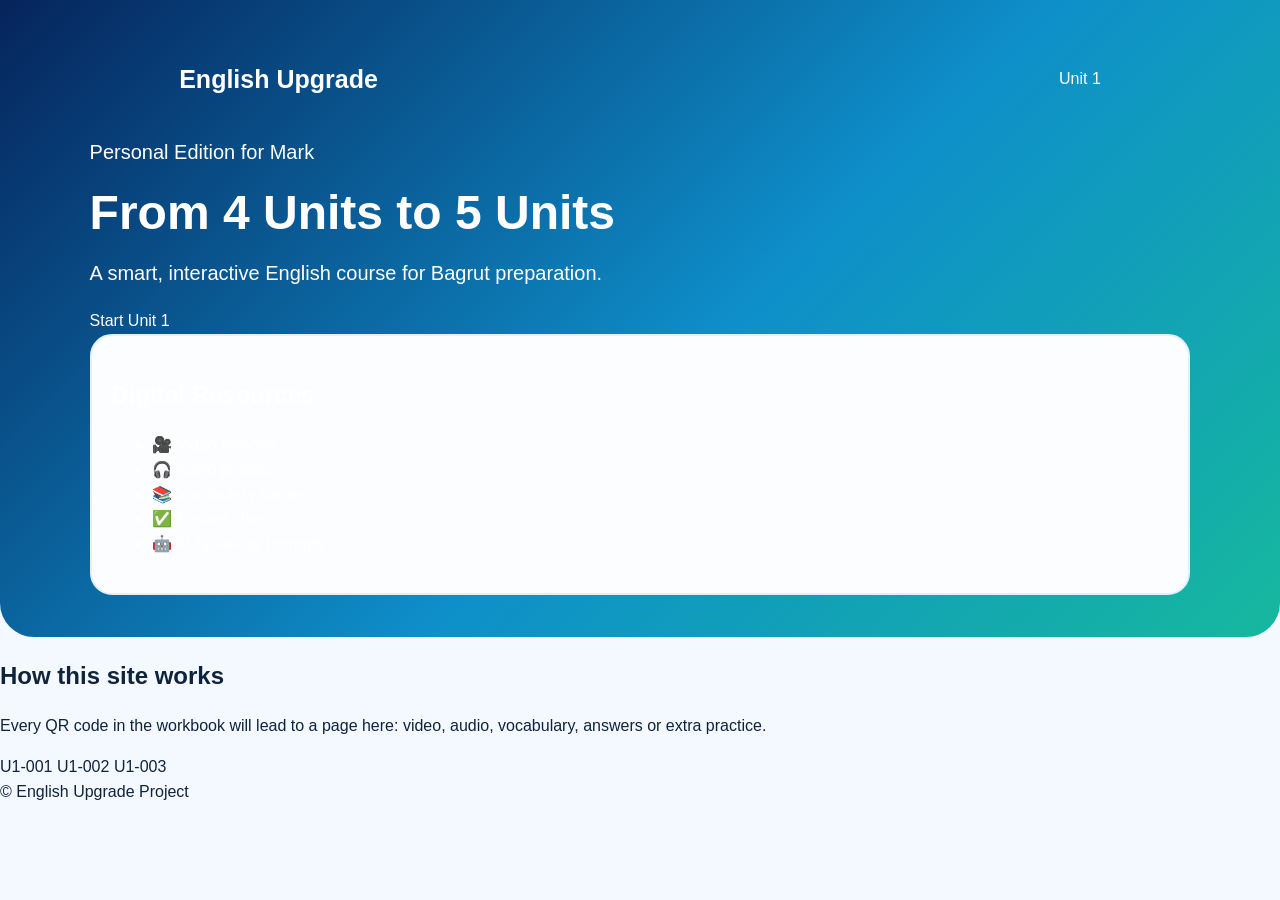
<file: index.html>
<!doctype html>
<html lang="en">
<head>
  <meta charset="utf-8">
  <meta name="viewport" content="width=device-width, initial-scale=1">
  <title>English Upgrade — From 4 Units to 5 Units</title>
  <link rel="stylesheet" href="assets/style.css">
</head>
<body>
<header class="hero">
  <nav>
    <div class="logo">English Upgrade</div>
    <a href="unit1/index.html">Unit 1</a>
  </nav>
  <section class="hero-content">
    <div>
      <p class="badge">Personal Edition for Mark</p>
      <h1>From 4 Units to 5 Units</h1>
      <p class="subtitle">A smart, interactive English course for Bagrut preparation.</p>
      <a class="button" href="unit1/index.html">Start Unit 1</a>
    </div>
    <div class="card">
      <h2>Digital Resources</h2>
      <ul>
        <li>🎥 Video lessons</li>
        <li>🎧 Audio practice</li>
        <li>📚 Vocabulary trainer</li>
        <li>✅ Answer check</li>
        <li>🤖 AI Speaking prompts</li>
      </ul>
    </div>
  </section>
</header>
<main class="container">
  <h2>How this site works</h2>
  <p>Every QR code in the workbook will lead to a page here: video, audio, vocabulary, answers or extra practice.</p>
  <div class="grid">
    <a class="tile" href="unit1/page001.html">U1-001</a>
    <a class="tile" href="unit1/page002.html">U1-002</a>
    <a class="tile" href="unit1/page003.html">U1-003</a>
  </div>
</main>
<footer>© English Upgrade Project</footer>
</body>
</html>
</file>
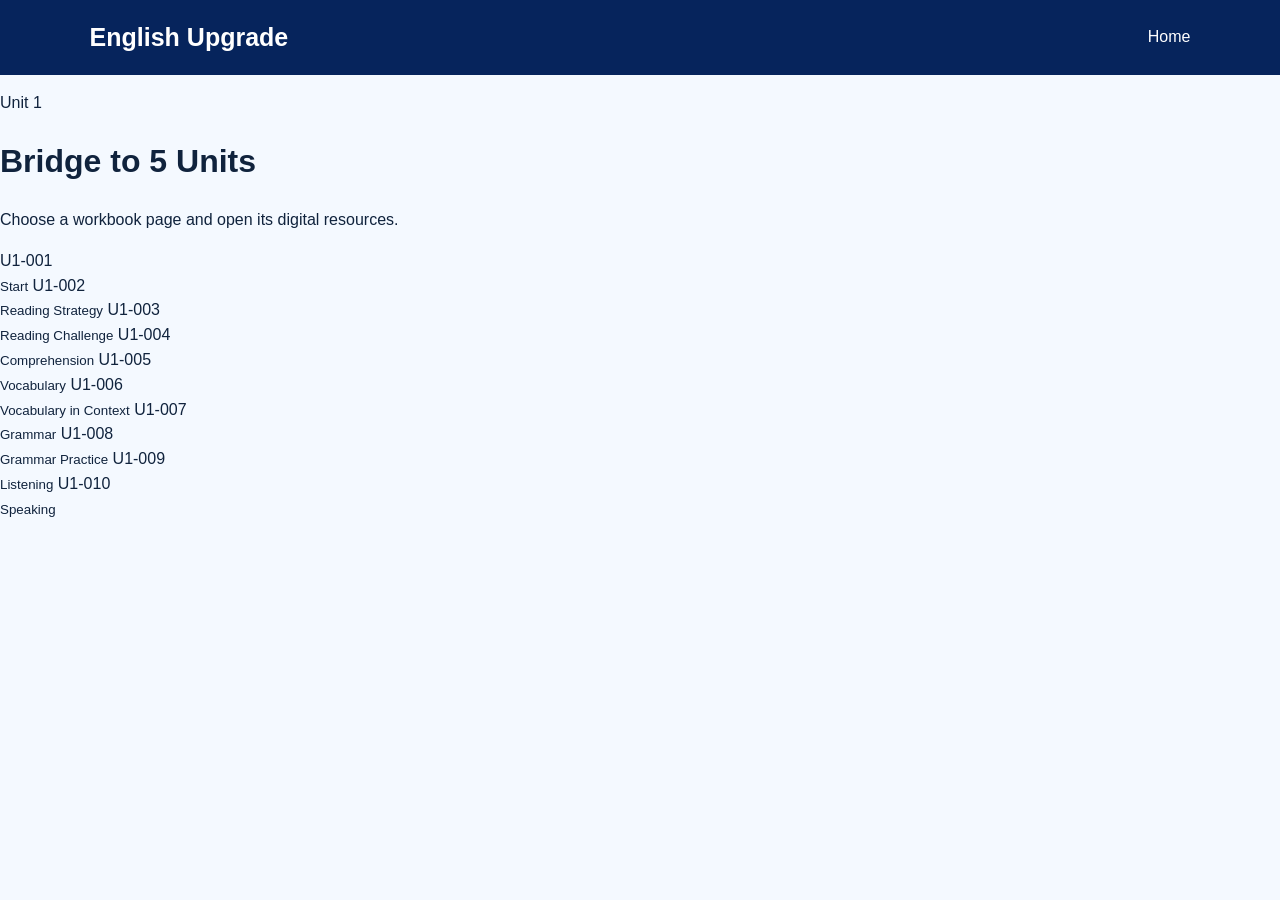
<file: unit1/index.html>
<!doctype html>
<html lang="en">
<head>
  <meta charset="utf-8">
  <meta name="viewport" content="width=device-width, initial-scale=1">
  <title>Unit 1 — Bridge to 5 Units</title>
  <link rel="stylesheet" href="../assets/style.css">
</head>
<body>
<header class="unit-header">
  <nav><div class="logo">English Upgrade</div><a href="../index.html">Home</a></nav>
</header>
<main class="container">
  <p class="badge-dark">Unit 1</p>
  <h1>Bridge to 5 Units</h1>
  <p>Choose a workbook page and open its digital resources.</p>
  <div class="grid">
    <a class="tile" href="page001.html">U1-001<br><small>Start</small></a>
    <a class="tile" href="page002.html">U1-002<br><small>Reading Strategy</small></a>
    <a class="tile" href="page003.html">U1-003<br><small>Reading Challenge</small></a>
    <a class="tile" href="page004.html">U1-004<br><small>Comprehension</small></a>
    <a class="tile" href="page005.html">U1-005<br><small>Vocabulary</small></a>
    <a class="tile" href="page006.html">U1-006<br><small>Vocabulary in Context</small></a>
    <a class="tile" href="page007.html">U1-007<br><small>Grammar</small></a>
    <a class="tile" href="page008.html">U1-008<br><small>Grammar Practice</small></a>
    <a class="tile" href="page009.html">U1-009<br><small>Listening</small></a>
    <a class="tile" href="page010.html">U1-010<br><small>Speaking</small></a>
  </div>
</main>
</body>
</html>
</file>
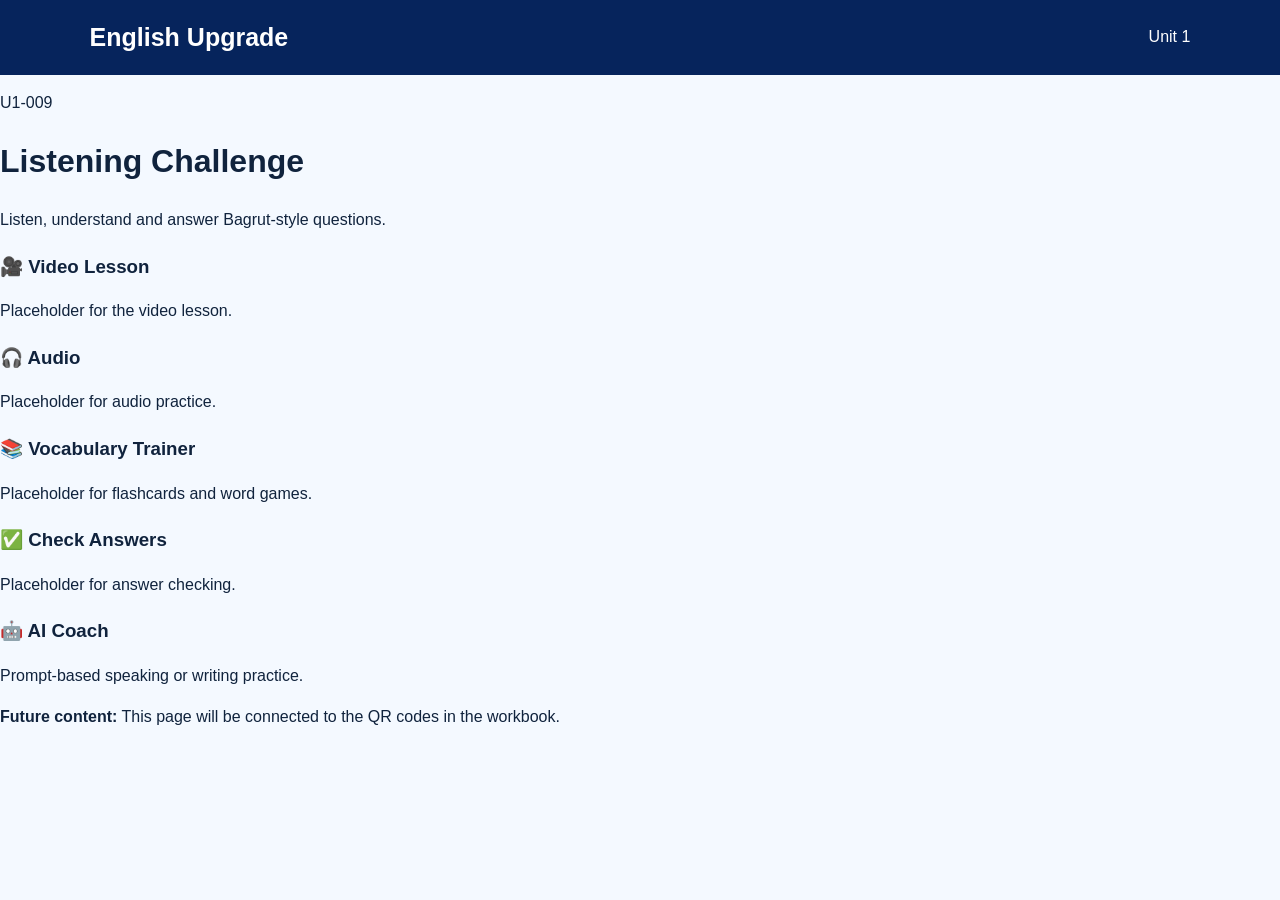
<file: index (1).html>
<!doctype html>
<html lang="en">
<head>
  <meta charset="utf-8">
  <meta name="viewport" content="width=device-width, initial-scale=1">
  <title>U1-009 — Listening Challenge</title>
  <link rel="stylesheet" href="../assets/style.css">
</head>
<body>
<header class="unit-header">
  <nav><div class="logo">English Upgrade</div><a href="index.html">Unit 1</a></nav>
</header>
<main class="container">
  <p class="badge-dark">U1-009</p>
  <h1>Listening Challenge</h1>
  <p>Listen, understand and answer Bagrut-style questions.</p>
  <section class="resource-list">
    <div class="resource"><h3>🎥 Video Lesson</h3><p>Placeholder for the video lesson.</p></div>
    <div class="resource"><h3>🎧 Audio</h3><p>Placeholder for audio practice.</p></div>
    <div class="resource"><h3>📚 Vocabulary Trainer</h3><p>Placeholder for flashcards and word games.</p></div>
    <div class="resource"><h3>✅ Check Answers</h3><p>Placeholder for answer checking.</p></div>
    <div class="resource"><h3>🤖 AI Coach</h3><p>Prompt-based speaking or writing practice.</p></div>
  </section>
  <div class="placeholder">
    <strong>Future content:</strong> This page will be connected to the QR codes in the workbook.
  </div>
</main>
</body>
</html>
</file>
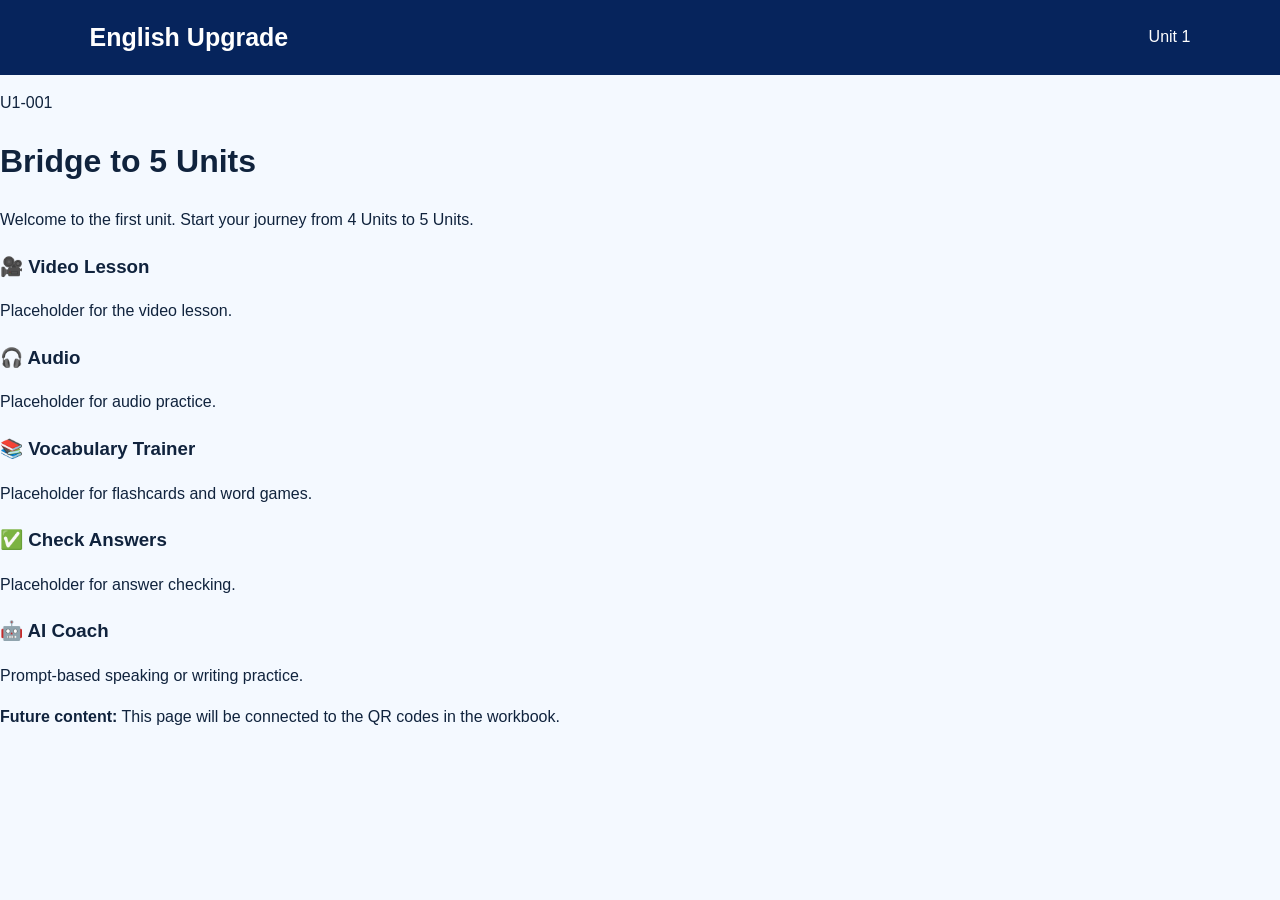
<file: page003.html>
<!doctype html>
<html lang="en">
<head>
  <meta charset="utf-8">
  <meta name="viewport" content="width=device-width, initial-scale=1">
  <title>U1-001 — Bridge to 5 Units</title>
  <link rel="stylesheet" href="../assets/style.css">
</head>
<body>
<header class="unit-header">
  <nav><div class="logo">English Upgrade</div><a href="index.html">Unit 1</a></nav>
</header>
<main class="container">
  <p class="badge-dark">U1-001</p>
  <h1>Bridge to 5 Units</h1>
  <p>Welcome to the first unit. Start your journey from 4 Units to 5 Units.</p>
  <section class="resource-list">
    <div class="resource"><h3>🎥 Video Lesson</h3><p>Placeholder for the video lesson.</p></div>
    <div class="resource"><h3>🎧 Audio</h3><p>Placeholder for audio practice.</p></div>
    <div class="resource"><h3>📚 Vocabulary Trainer</h3><p>Placeholder for flashcards and word games.</p></div>
    <div class="resource"><h3>✅ Check Answers</h3><p>Placeholder for answer checking.</p></div>
    <div class="resource"><h3>🤖 AI Coach</h3><p>Prompt-based speaking or writing practice.</p></div>
  </section>
  <div class="placeholder">
    <strong>Future content:</strong> This page will be connected to the QR codes in the workbook.
  </div>
</main>
</body>
</html>
</file>
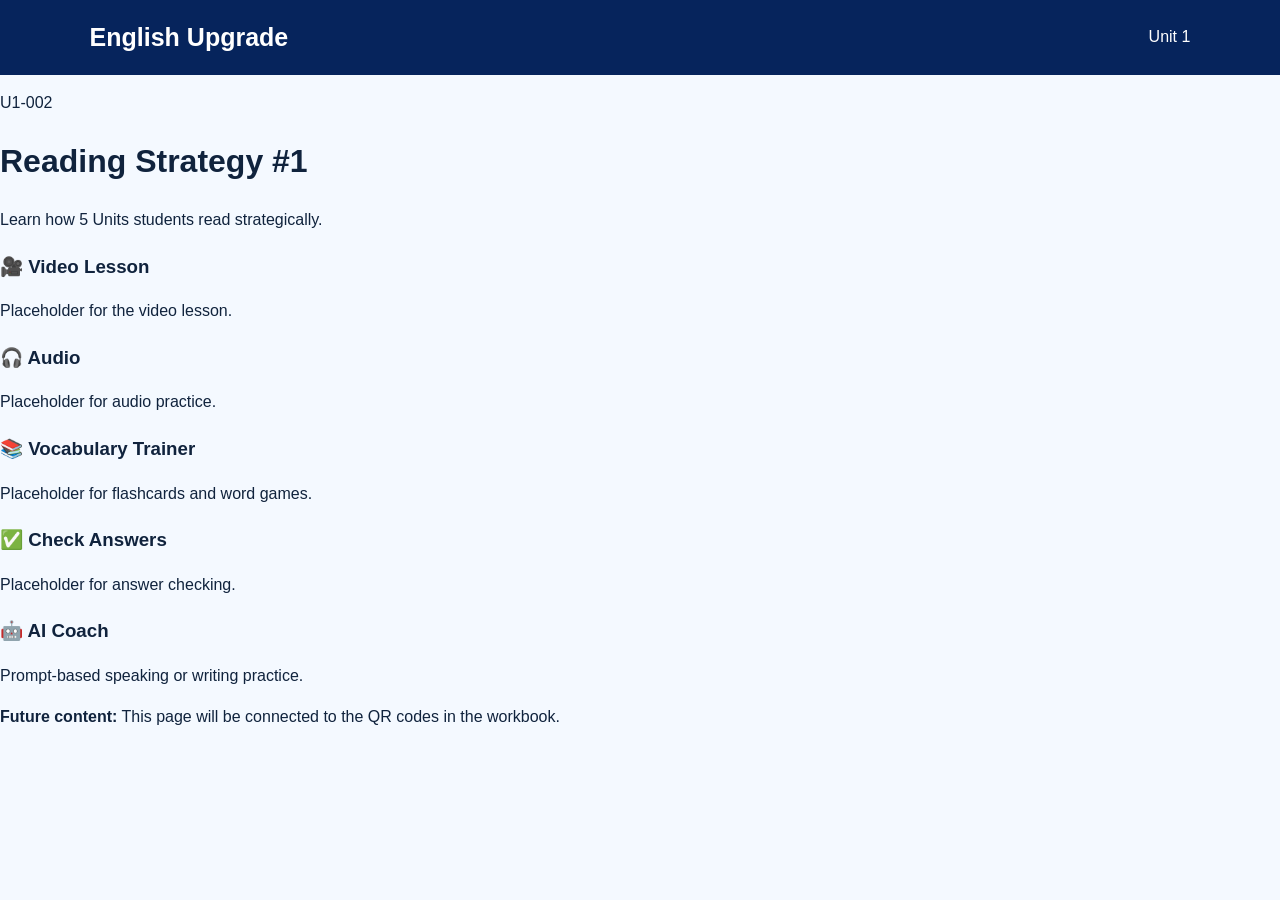
<file: page004.html>
<!doctype html>
<html lang="en">
<head>
  <meta charset="utf-8">
  <meta name="viewport" content="width=device-width, initial-scale=1">
  <title>U1-002 — Reading Strategy #1</title>
  <link rel="stylesheet" href="../assets/style.css">
</head>
<body>
<header class="unit-header">
  <nav><div class="logo">English Upgrade</div><a href="index.html">Unit 1</a></nav>
</header>
<main class="container">
  <p class="badge-dark">U1-002</p>
  <h1>Reading Strategy #1</h1>
  <p>Learn how 5 Units students read strategically.</p>
  <section class="resource-list">
    <div class="resource"><h3>🎥 Video Lesson</h3><p>Placeholder for the video lesson.</p></div>
    <div class="resource"><h3>🎧 Audio</h3><p>Placeholder for audio practice.</p></div>
    <div class="resource"><h3>📚 Vocabulary Trainer</h3><p>Placeholder for flashcards and word games.</p></div>
    <div class="resource"><h3>✅ Check Answers</h3><p>Placeholder for answer checking.</p></div>
    <div class="resource"><h3>🤖 AI Coach</h3><p>Prompt-based speaking or writing practice.</p></div>
  </section>
  <div class="placeholder">
    <strong>Future content:</strong> This page will be connected to the QR codes in the workbook.
  </div>
</main>
</body>
</html>
</file>
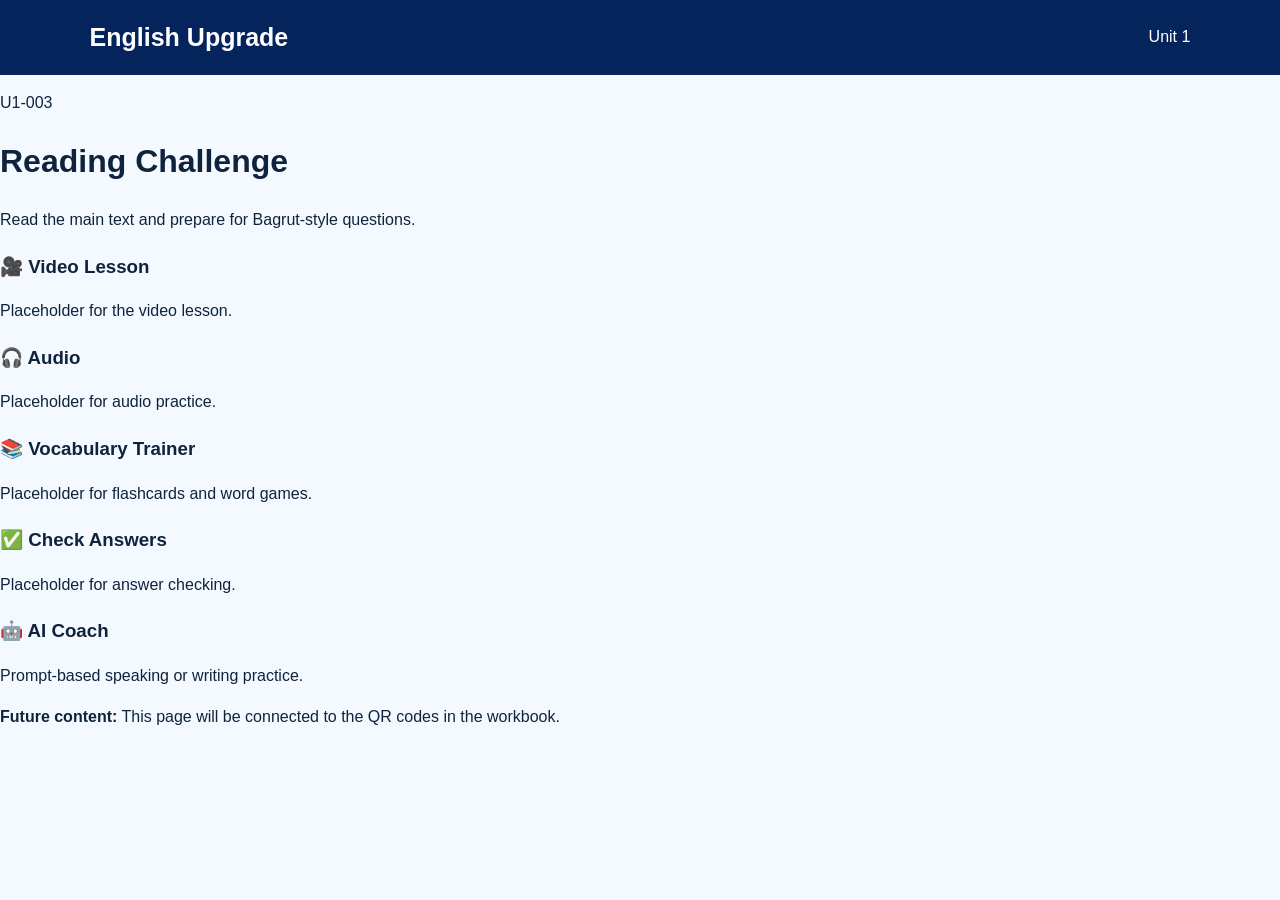
<file: page005.html>
<!doctype html>
<html lang="en">
<head>
  <meta charset="utf-8">
  <meta name="viewport" content="width=device-width, initial-scale=1">
  <title>U1-003 — Reading Challenge</title>
  <link rel="stylesheet" href="../assets/style.css">
</head>
<body>
<header class="unit-header">
  <nav><div class="logo">English Upgrade</div><a href="index.html">Unit 1</a></nav>
</header>
<main class="container">
  <p class="badge-dark">U1-003</p>
  <h1>Reading Challenge</h1>
  <p>Read the main text and prepare for Bagrut-style questions.</p>
  <section class="resource-list">
    <div class="resource"><h3>🎥 Video Lesson</h3><p>Placeholder for the video lesson.</p></div>
    <div class="resource"><h3>🎧 Audio</h3><p>Placeholder for audio practice.</p></div>
    <div class="resource"><h3>📚 Vocabulary Trainer</h3><p>Placeholder for flashcards and word games.</p></div>
    <div class="resource"><h3>✅ Check Answers</h3><p>Placeholder for answer checking.</p></div>
    <div class="resource"><h3>🤖 AI Coach</h3><p>Prompt-based speaking or writing practice.</p></div>
  </section>
  <div class="placeholder">
    <strong>Future content:</strong> This page will be connected to the QR codes in the workbook.
  </div>
</main>
</body>
</html>
</file>
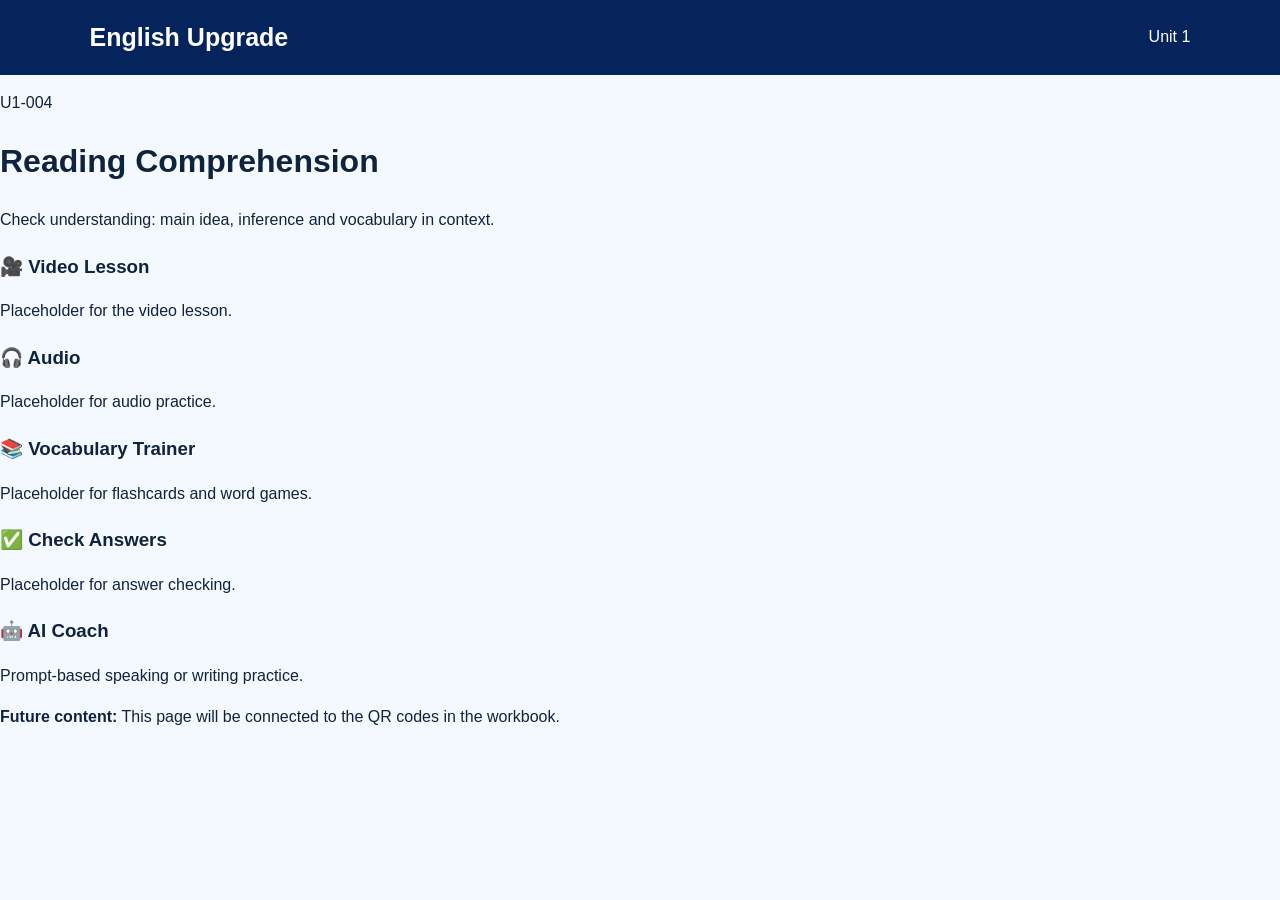
<file: page006.html>
<!doctype html>
<html lang="en">
<head>
  <meta charset="utf-8">
  <meta name="viewport" content="width=device-width, initial-scale=1">
  <title>U1-004 — Reading Comprehension</title>
  <link rel="stylesheet" href="../assets/style.css">
</head>
<body>
<header class="unit-header">
  <nav><div class="logo">English Upgrade</div><a href="index.html">Unit 1</a></nav>
</header>
<main class="container">
  <p class="badge-dark">U1-004</p>
  <h1>Reading Comprehension</h1>
  <p>Check understanding: main idea, inference and vocabulary in context.</p>
  <section class="resource-list">
    <div class="resource"><h3>🎥 Video Lesson</h3><p>Placeholder for the video lesson.</p></div>
    <div class="resource"><h3>🎧 Audio</h3><p>Placeholder for audio practice.</p></div>
    <div class="resource"><h3>📚 Vocabulary Trainer</h3><p>Placeholder for flashcards and word games.</p></div>
    <div class="resource"><h3>✅ Check Answers</h3><p>Placeholder for answer checking.</p></div>
    <div class="resource"><h3>🤖 AI Coach</h3><p>Prompt-based speaking or writing practice.</p></div>
  </section>
  <div class="placeholder">
    <strong>Future content:</strong> This page will be connected to the QR codes in the workbook.
  </div>
</main>
</body>
</html>
</file>
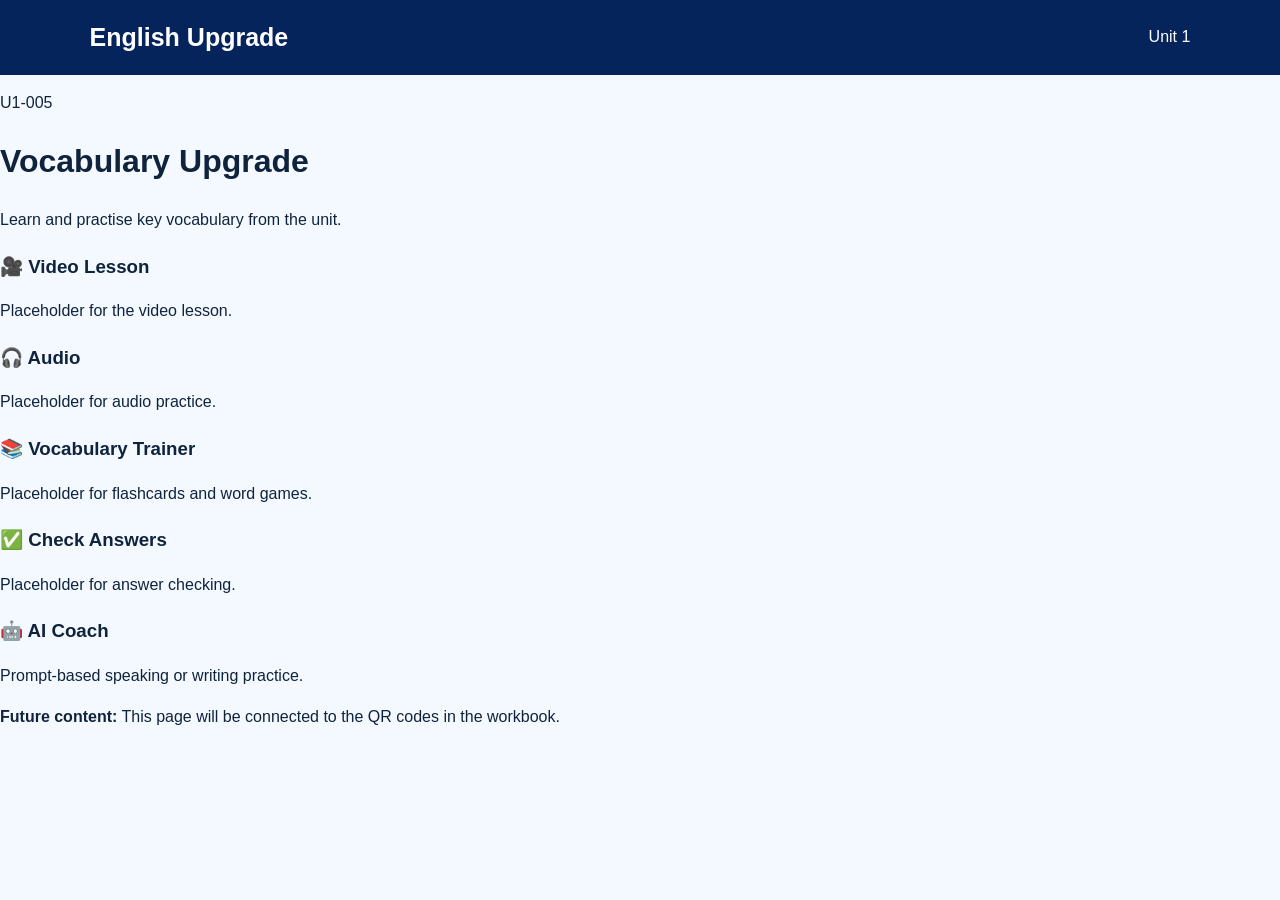
<file: page007.html>
<!doctype html>
<html lang="en">
<head>
  <meta charset="utf-8">
  <meta name="viewport" content="width=device-width, initial-scale=1">
  <title>U1-005 — Vocabulary Upgrade</title>
  <link rel="stylesheet" href="../assets/style.css">
</head>
<body>
<header class="unit-header">
  <nav><div class="logo">English Upgrade</div><a href="index.html">Unit 1</a></nav>
</header>
<main class="container">
  <p class="badge-dark">U1-005</p>
  <h1>Vocabulary Upgrade</h1>
  <p>Learn and practise key vocabulary from the unit.</p>
  <section class="resource-list">
    <div class="resource"><h3>🎥 Video Lesson</h3><p>Placeholder for the video lesson.</p></div>
    <div class="resource"><h3>🎧 Audio</h3><p>Placeholder for audio practice.</p></div>
    <div class="resource"><h3>📚 Vocabulary Trainer</h3><p>Placeholder for flashcards and word games.</p></div>
    <div class="resource"><h3>✅ Check Answers</h3><p>Placeholder for answer checking.</p></div>
    <div class="resource"><h3>🤖 AI Coach</h3><p>Prompt-based speaking or writing practice.</p></div>
  </section>
  <div class="placeholder">
    <strong>Future content:</strong> This page will be connected to the QR codes in the workbook.
  </div>
</main>
</body>
</html>
</file>
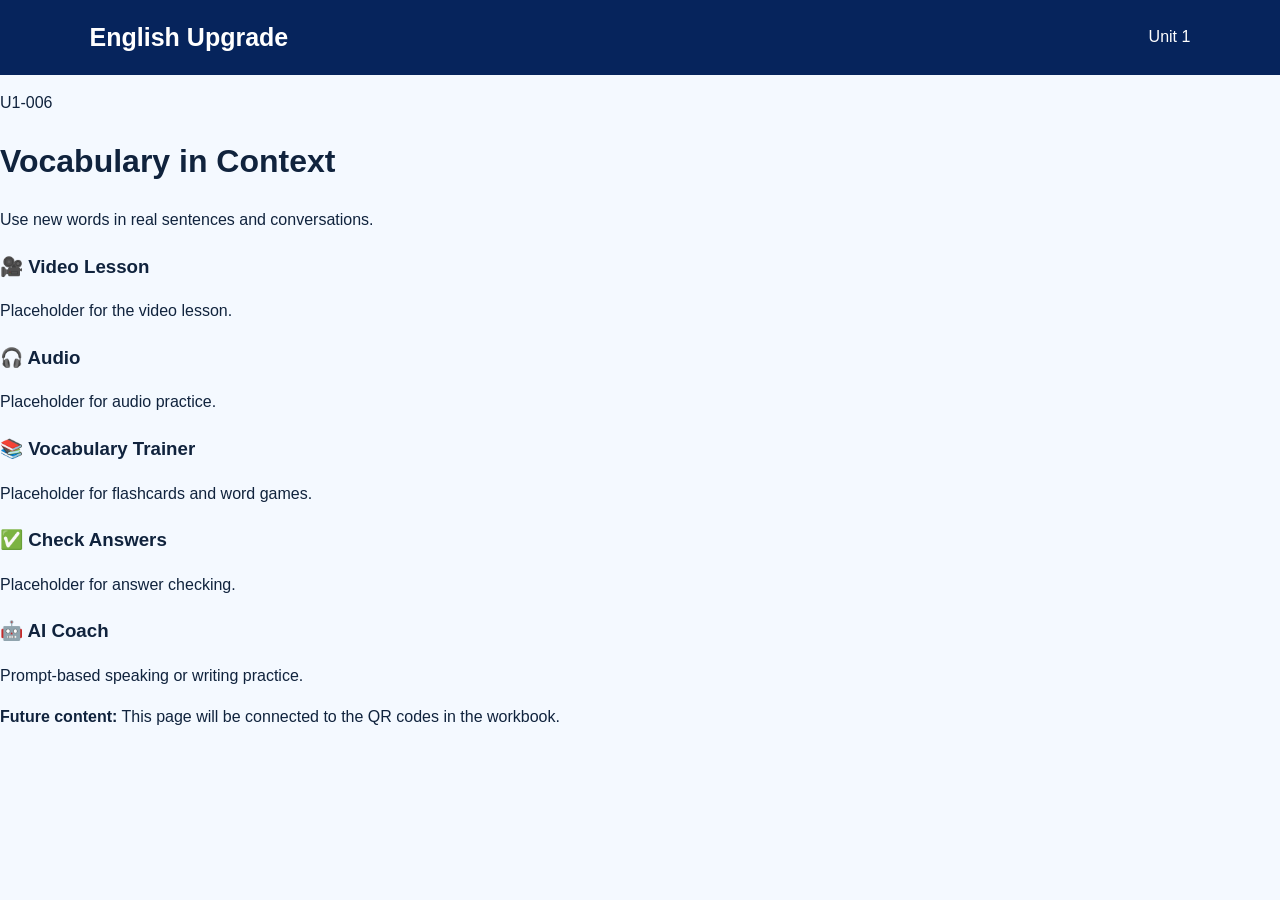
<file: page008.html>
<!doctype html>
<html lang="en">
<head>
  <meta charset="utf-8">
  <meta name="viewport" content="width=device-width, initial-scale=1">
  <title>U1-006 — Vocabulary in Context</title>
  <link rel="stylesheet" href="../assets/style.css">
</head>
<body>
<header class="unit-header">
  <nav><div class="logo">English Upgrade</div><a href="index.html">Unit 1</a></nav>
</header>
<main class="container">
  <p class="badge-dark">U1-006</p>
  <h1>Vocabulary in Context</h1>
  <p>Use new words in real sentences and conversations.</p>
  <section class="resource-list">
    <div class="resource"><h3>🎥 Video Lesson</h3><p>Placeholder for the video lesson.</p></div>
    <div class="resource"><h3>🎧 Audio</h3><p>Placeholder for audio practice.</p></div>
    <div class="resource"><h3>📚 Vocabulary Trainer</h3><p>Placeholder for flashcards and word games.</p></div>
    <div class="resource"><h3>✅ Check Answers</h3><p>Placeholder for answer checking.</p></div>
    <div class="resource"><h3>🤖 AI Coach</h3><p>Prompt-based speaking or writing practice.</p></div>
  </section>
  <div class="placeholder">
    <strong>Future content:</strong> This page will be connected to the QR codes in the workbook.
  </div>
</main>
</body>
</html>
</file>
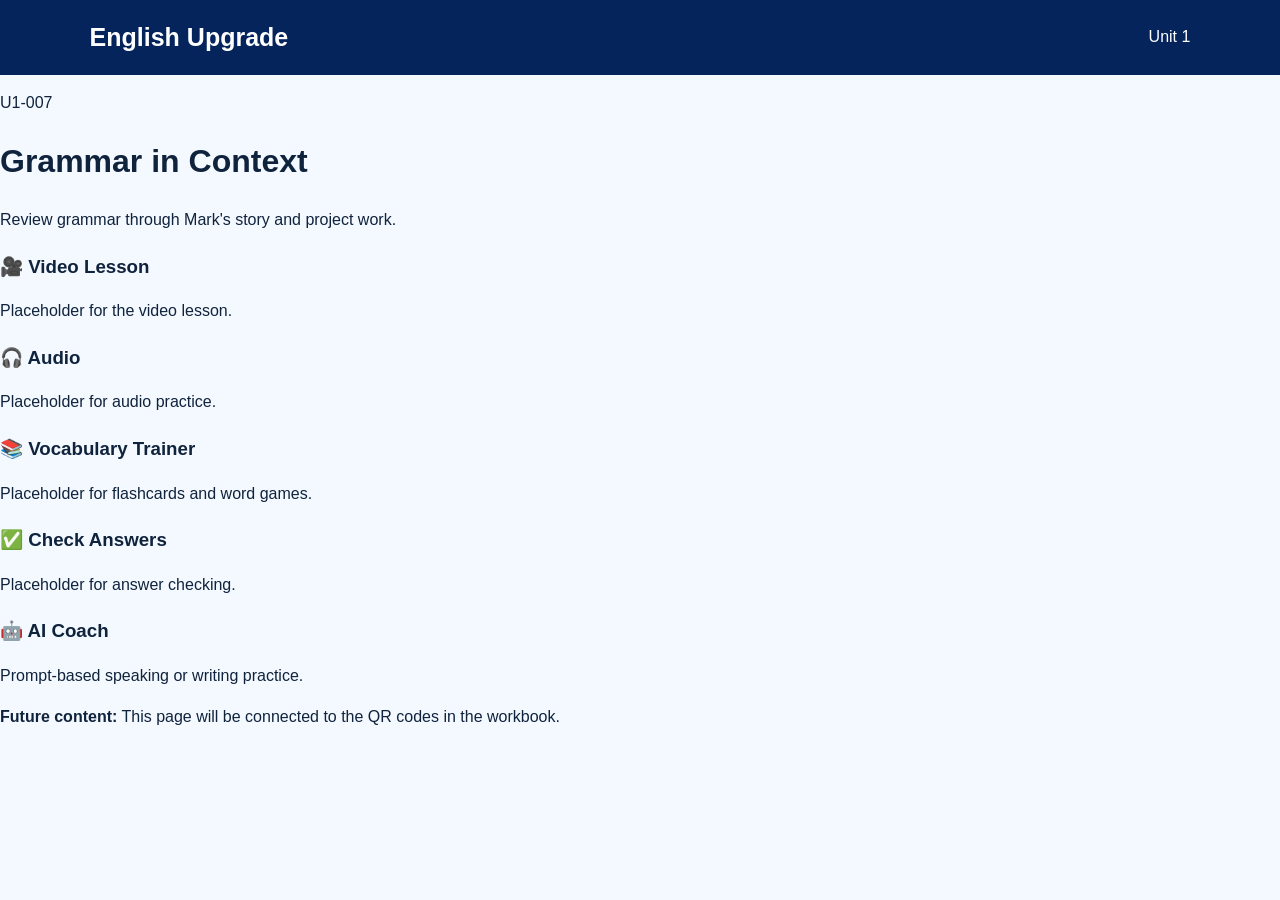
<file: page009.html>
<!doctype html>
<html lang="en">
<head>
  <meta charset="utf-8">
  <meta name="viewport" content="width=device-width, initial-scale=1">
  <title>U1-007 — Grammar in Context</title>
  <link rel="stylesheet" href="../assets/style.css">
</head>
<body>
<header class="unit-header">
  <nav><div class="logo">English Upgrade</div><a href="index.html">Unit 1</a></nav>
</header>
<main class="container">
  <p class="badge-dark">U1-007</p>
  <h1>Grammar in Context</h1>
  <p>Review grammar through Mark's story and project work.</p>
  <section class="resource-list">
    <div class="resource"><h3>🎥 Video Lesson</h3><p>Placeholder for the video lesson.</p></div>
    <div class="resource"><h3>🎧 Audio</h3><p>Placeholder for audio practice.</p></div>
    <div class="resource"><h3>📚 Vocabulary Trainer</h3><p>Placeholder for flashcards and word games.</p></div>
    <div class="resource"><h3>✅ Check Answers</h3><p>Placeholder for answer checking.</p></div>
    <div class="resource"><h3>🤖 AI Coach</h3><p>Prompt-based speaking or writing practice.</p></div>
  </section>
  <div class="placeholder">
    <strong>Future content:</strong> This page will be connected to the QR codes in the workbook.
  </div>
</main>
</body>
</html>
</file>
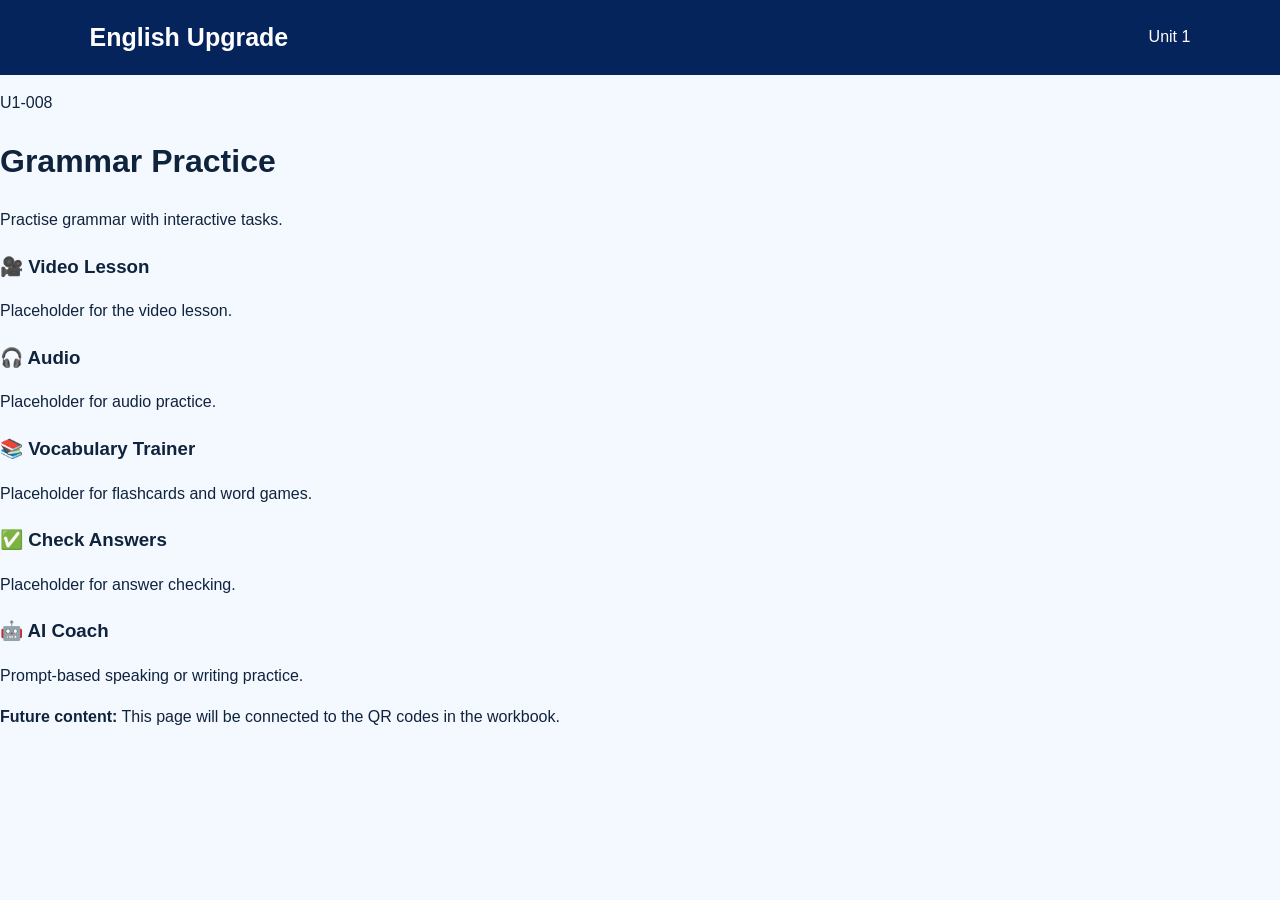
<file: page010.html>
<!doctype html>
<html lang="en">
<head>
  <meta charset="utf-8">
  <meta name="viewport" content="width=device-width, initial-scale=1">
  <title>U1-008 — Grammar Practice</title>
  <link rel="stylesheet" href="../assets/style.css">
</head>
<body>
<header class="unit-header">
  <nav><div class="logo">English Upgrade</div><a href="index.html">Unit 1</a></nav>
</header>
<main class="container">
  <p class="badge-dark">U1-008</p>
  <h1>Grammar Practice</h1>
  <p>Practise grammar with interactive tasks.</p>
  <section class="resource-list">
    <div class="resource"><h3>🎥 Video Lesson</h3><p>Placeholder for the video lesson.</p></div>
    <div class="resource"><h3>🎧 Audio</h3><p>Placeholder for audio practice.</p></div>
    <div class="resource"><h3>📚 Vocabulary Trainer</h3><p>Placeholder for flashcards and word games.</p></div>
    <div class="resource"><h3>✅ Check Answers</h3><p>Placeholder for answer checking.</p></div>
    <div class="resource"><h3>🤖 AI Coach</h3><p>Prompt-based speaking or writing practice.</p></div>
  </section>
  <div class="placeholder">
    <strong>Future content:</strong> This page will be connected to the QR codes in the workbook.
  </div>
</main>
</body>
</html>
</file>
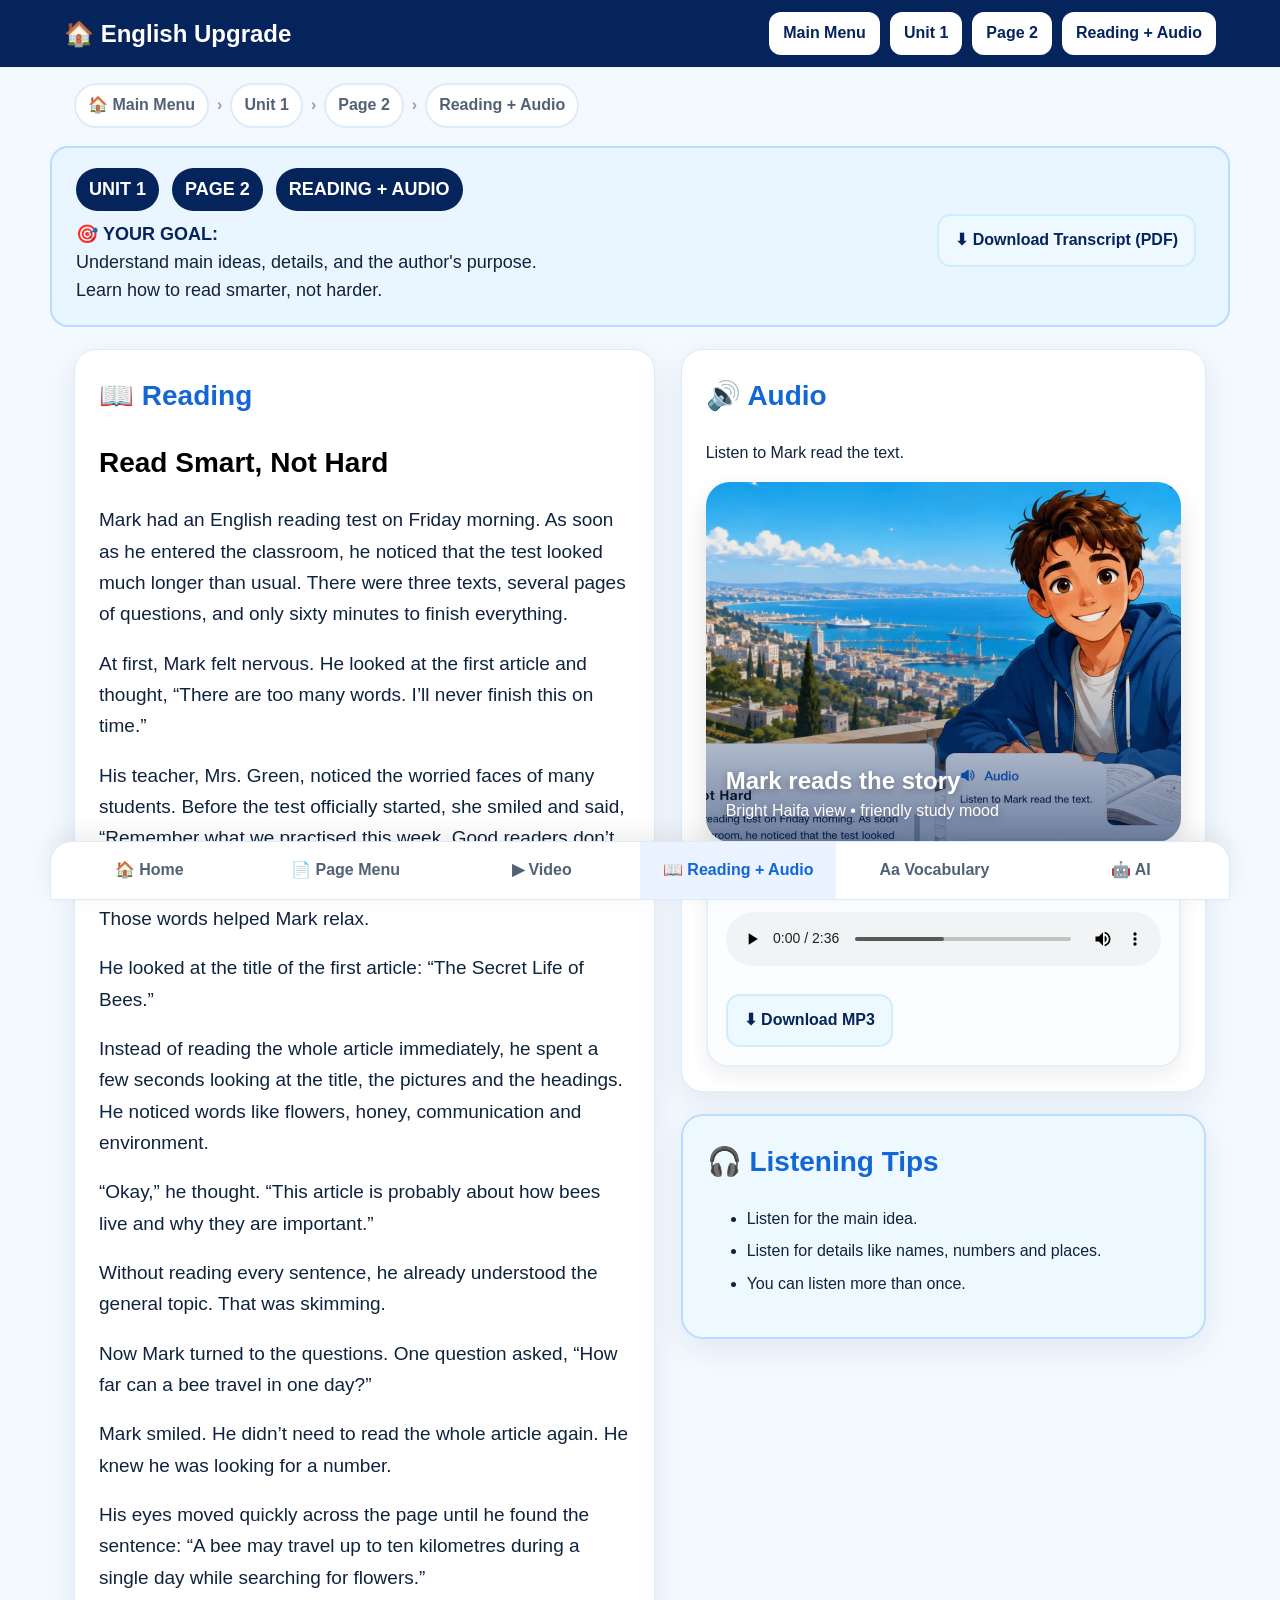
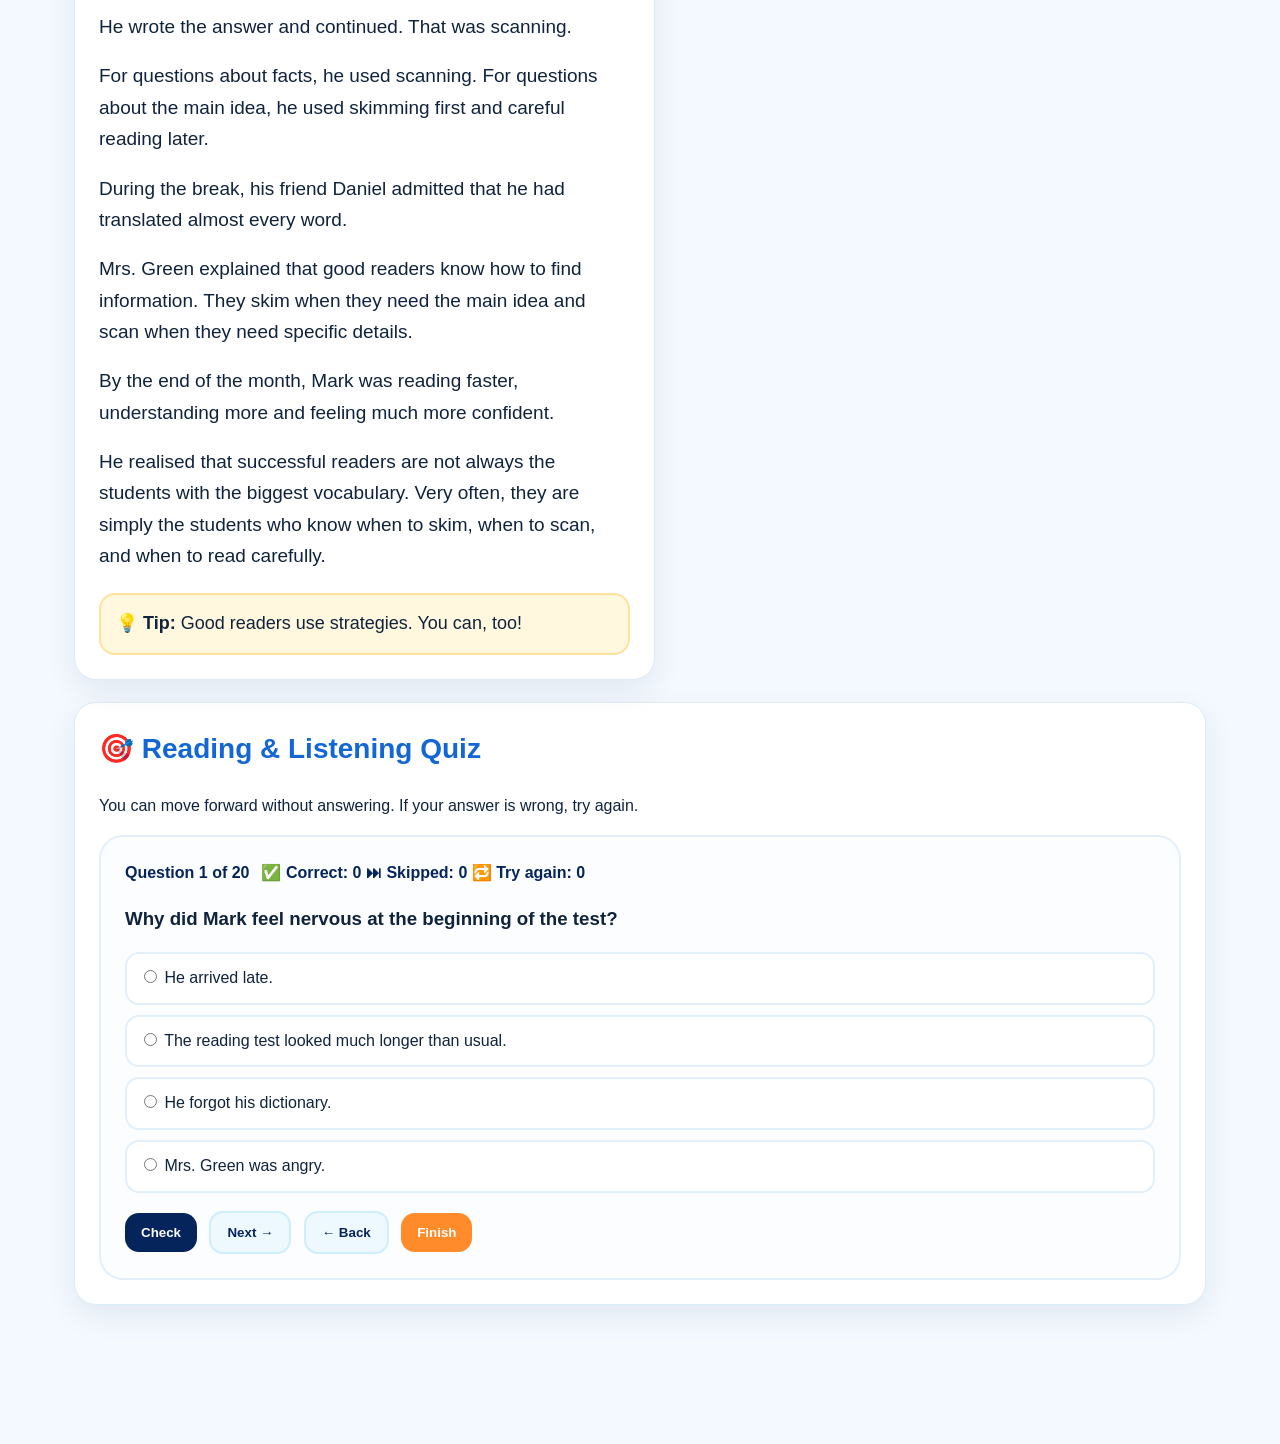
<file: unit1/page002-audio.html>
<!doctype html>
<html lang="en">
<head>
<meta charset="utf-8"><meta name="viewport" content="width=device-width, initial-scale=1">
<title>U1-002 — Reading + Audio</title>
<style>
*{box-sizing:border-box}
body{margin:0;font-family:Arial,Helvetica,sans-serif;background:#f4f9ff;color:#10233d;line-height:1.55}
a{text-decoration:none;color:inherit}
.top{background:#06245c;color:white;padding:12px 5vw;display:flex;align-items:center;justify-content:space-between;gap:18px;flex-wrap:wrap}
.logo{font-size:24px;font-weight:900}
.top-links{display:flex;gap:10px;flex-wrap:wrap}
.top-links a{background:white;color:#06245c;border-radius:12px;padding:9px 14px;font-weight:900}
.breadcrumb{max-width:1180px;margin:16px auto 0;padding:0 24px;display:flex;gap:8px;flex-wrap:wrap;align-items:center;color:#526174;font-weight:900}
.breadcrumb a{background:white;border:2px solid #dcecf8;border-radius:999px;padding:8px 12px}
.breadcrumb span{color:#8da0b4}
.hero{background:#eaf6ff;border:2px solid #b9dcff;border-radius:18px;margin:18px auto 22px;max-width:1180px;padding:20px 24px;display:flex;justify-content:space-between;gap:20px;align-items:center}
.pill{display:inline-block;background:#06245c;color:white;padding:8px 13px;border-radius:999px;font-weight:800;margin:0 8px 10px 0}
.goal{font-size:18px} .goal b{color:#06245c}
main{max-width:1180px;margin:auto;padding:0 24px 30px}
.layout{display:grid;grid-template-columns:1.05fr .95fr;gap:26px;align-items:start}
.panel{background:white;border-radius:22px;padding:24px;box-shadow:0 10px 30px rgba(2,32,75,.08);border:1px solid #dcecf8;margin-bottom:22px}
h2{margin-top:0;color:#1266d6;font-size:28px}
.reading-title{font-size:28px;color:#000;margin:12px 0 20px}
.transcript-full p{font-size:19px;line-height:1.65;margin:0 0 18px}
.tip{background:#fff8df;border:2px solid #ffe39a;border-radius:16px;padding:15px;font-size:18px;margin-top:22px}
.audio-hero{height:360px;border-radius:24px;background:url('../assets/characters/mark-haifa.webp') center/cover no-repeat;position:relative;overflow:hidden;margin-bottom:18px;box-shadow:0 12px 28px rgba(0,0,0,.12)}
.audio-hero::after{content:"";position:absolute;inset:0;background:linear-gradient(to top,rgba(6,36,92,.58),rgba(6,36,92,.05) 55%)}
.audio-hero-title{position:absolute;left:20px;bottom:18px;right:20px;z-index:2;color:white;text-shadow:0 2px 8px rgba(0,0,0,.35)}
.audio-hero-title b{font-size:24px;display:block}
.player{background:#fbfdff;border:2px solid #e3f0fb;border-radius:22px;padding:18px;box-shadow:0 8px 20px rgba(0,0,0,.07)}
audio{width:100%;margin:8px 0 12px}
.btn,button{display:inline-block;border:0;border-radius:14px;padding:12px 16px;font-weight:900;background:#06245c;color:white;margin:8px 8px 0 0;cursor:pointer}
.btn.light,button.light{background:#eef8ff;color:#06245c;border:2px solid #cceeff}
.btn.orange,button.orange{background:#ff8b2b}
.tips{background:#eef8ff;border:2px solid #b9dcff}
.tips li{margin:8px 0}
.quiz-card{background:#fbfdff;border:2px solid #e3f0fb;border-radius:24px;padding:24px}
.progress{font-weight:900;color:#06245c;margin-bottom:12px;display:flex;gap:12px;flex-wrap:wrap}
.option{display:block;background:white;border:2px solid #e3f0fb;border-radius:14px;padding:12px;margin:10px 0;cursor:pointer}
.option:hover{border-color:#10a7a7}
input[type=text], textarea{width:100%;border:2px solid #e3f0fb;border-radius:14px;padding:12px;font:inherit;margin:8px 0}
.feedback{font-weight:900;margin-top:14px;padding:12px;border-radius:14px;display:none}
.correct{color:#0b7a3b;background:#eafaf2;border:2px solid #bdeed1}
.wrong{color:#b00020;background:#fff2f2;border:2px solid #ffd1d1}
.info{color:#5b3b00;background:#fff8df;border:2px solid #ffe39a}
.score{font-size:22px;font-weight:900;background:#fff8df;border:2px solid #ffe39a;border-radius:18px;padding:16px;margin-top:18px;display:none}
.bottom-nav{position:sticky;bottom:0;background:white;border:1px solid #dcecf8;border-radius:22px 22px 0 0;box-shadow:0 -8px 25px rgba(0,0,0,.07);max-width:1180px;margin:28px auto 0;display:grid;grid-template-columns:repeat(6,1fr);overflow:hidden}
.bottom-nav a{padding:16px;text-align:center;font-weight:900;color:#526174}
.bottom-nav a.active{background:#eaf3ff;color:#1266d6}
@media(max-width:900px){.layout{grid-template-columns:1fr}.bottom-nav{grid-template-columns:1fr 1fr}.hero{display:block}.audio-hero{height:300px}}
</style>
</head>
<body>
<header class="top">
  <a class="logo" href="../index.html">🏠 English Upgrade</a>
  <div class="top-links">
    <a href="../index.html">Main Menu</a>
    <a href="index.html">Unit 1</a>
    <a href="page002.html">Page 2</a>
    <a href="page002-reading.html">Reading + Audio</a>
  </div>
</header>

<div class="breadcrumb">
  <a href="../index.html">🏠 Main Menu</a><span>›</span>
  <a href="index.html">Unit 1</a><span>›</span>
  <a href="page002.html">Page 2</a><span>›</span>
  <a href="page002-reading.html">Reading + Audio</a>
</div>

<section class="hero">
  <div class="goal">
    <a class="pill" href="index.html">UNIT 1</a>
    <a class="pill" href="page002.html">PAGE 2</a>
    <a class="pill" href="page002-reading.html">READING + AUDIO</a>
    <br>🎯 <b>YOUR GOAL:</b><br>
    Understand main ideas, details, and the author's purpose.<br>
    Learn how to read smarter, not harder.
  </div>
  <a class="btn light" href="../assets/downloads/U1-002_Reading_Audio_Transcript.pdf" download>⬇ Download Transcript (PDF)</a>
</section>

<main>
  <div class="layout">
    <section class="panel">
      <h2>📖 Reading</h2>
      <h1 class="reading-title">Read Smart, Not Hard</h1>
      <div class="transcript-full"><p>Mark had an English reading test on Friday morning. As soon as he entered the classroom, he noticed that the test looked much longer than usual. There were three texts, several pages of questions, and only sixty minutes to finish everything.</p><p>At first, Mark felt nervous. He looked at the first article and thought, “There are too many words. I’ll never finish this on time.”</p><p>His teacher, Mrs. Green, noticed the worried faces of many students. Before the test officially started, she smiled and said, “Remember what we practised this week. Good readers don’t begin by reading every single word. They read smart.”</p><p>Those words helped Mark relax.</p><p>He looked at the title of the first article: “The Secret Life of Bees.”</p><p>Instead of reading the whole article immediately, he spent a few seconds looking at the title, the pictures and the headings. He noticed words like flowers, honey, communication and environment.</p><p>“Okay,” he thought. “This article is probably about how bees live and why they are important.”</p><p>Without reading every sentence, he already understood the general topic. That was skimming.</p><p>Now Mark turned to the questions. One question asked, “How far can a bee travel in one day?”</p><p>Mark smiled. He didn’t need to read the whole article again. He knew he was looking for a number.</p><p>His eyes moved quickly across the page until he found the sentence: “A bee may travel up to ten kilometres during a single day while searching for flowers.”</p><p>He wrote the answer and continued. That was scanning.</p><p>For questions about facts, he used scanning. For questions about the main idea, he used skimming first and careful reading later.</p><p>During the break, his friend Daniel admitted that he had translated almost every word.</p><p>Mrs. Green explained that good readers know how to find information. They skim when they need the main idea and scan when they need specific details.</p><p>By the end of the month, Mark was reading faster, understanding more and feeling much more confident.</p><p>He realised that successful readers are not always the students with the biggest vocabulary. Very often, they are simply the students who know when to skim, when to scan, and when to read carefully.</p></div>
      <div class="tip">💡 <b>Tip:</b> Good readers use strategies. You can, too!</div>
    </section>

    <aside>
      <section class="panel">
        <h2>🔊 Audio</h2>
        <p>Listen to Mark read the text.</p>

        <div class="audio-hero">
          <div class="audio-hero-title">
            <b>Mark reads the story</b>
            Bright Haifa view • friendly study mood
          </div>
        </div>

        <div class="player">
          <b>Mark reads the story</b>
          <audio controls>
            <source src="../assets/audio/u1-002-listening.mp3" type="audio/mpeg">
            Your browser does not support the audio element.
          </audio>
          <a class="btn light" href="../assets/audio/u1-002-listening.mp3" download>⬇ Download MP3</a>
        </div>
      </section>

      <section class="panel tips">
        <h2>🎧 Listening Tips</h2>
        <ul>
          <li>Listen for the main idea.</li>
          <li>Listen for details like names, numbers and places.</li>
          <li>You can listen more than once.</li>
        </ul>
      </section>
    </aside>
  </div>

  <section class="panel">
    <h2>🎯 Reading & Listening Quiz</h2>
    <p>You can move forward without answering. If your answer is wrong, try again.</p>
    <div class="quiz-card">
      <div class="progress"><span id="progress"></span><span id="stats"></span></div>
      <h3 id="questionText"></h3>
      <div id="answerArea"></div>
      <button onclick="checkAnswer()">Check</button>
      <button class="light" onclick="nextQuestion()">Next →</button>
      <button class="light" onclick="prevQuestion()">← Back</button>
      <button class="orange" onclick="finishQuiz()">Finish</button>
      <div id="feedback" class="feedback"></div>
    </div>
  </section>
</main>

<nav class="bottom-nav">
  <a href="../index.html">🏠 Home</a>
  <a href="page002.html">📄 Page Menu</a>
  <a href="page002-video.html">▶ Video</a>
  <a class="active" href="page002-reading.html">📖 Reading + Audio</a>
  <a href="#">Aa Vocabulary</a>
  <a href="#">🤖 AI</a>
</nav>

<script>
const questions = [{"type": "mc", "q": "Why did Mark feel nervous at the beginning of the test?", "options": ["He arrived late.", "The reading test looked much longer than usual.", "He forgot his dictionary.", "Mrs. Green was angry."], "answer": 1, "exp": "Mark saw three texts, many questions and only sixty minutes."}, {"type": "mc", "q": "What was the title of the first article?", "options": ["The Secret Life of Bees", "The History of Flowers", "How to Pass English Tests", "The Life of Daniel"], "answer": 0, "exp": "The article was called “The Secret Life of Bees”."}, {"type": "mc", "q": "Which words helped Mark predict the topic?", "options": ["football, results, business", "flowers, honey, communication, environment", "school, homework, grades", "teacher, classroom, exam"], "answer": 1, "exp": "These words pointed to bees and their importance."}, {"type": "mc", "q": "What is skimming in this story?", "options": ["Reading quickly to understand the general topic", "Looking for one exact number", "Translating every word", "Skipping all questions"], "answer": 0, "exp": "Skimming is reading quickly for the main idea."}, {"type": "mc", "q": "What did Mark scan for in the bee article?", "options": ["A person’s name", "A colour", "A number", "A place"], "answer": 2, "exp": "He needed a number: how far a bee can travel."}, {"type": "mc", "q": "How far can a bee travel in one day?", "options": ["One kilometre", "Five kilometres", "Ten kilometres", "Twenty kilometres"], "answer": 2, "exp": "The text says up to ten kilometres."}, {"type": "mc", "q": "What mistake did Daniel make?", "options": ["He answered too quickly.", "He translated almost every word.", "He ignored all questions.", "He forgot to write his name."], "answer": 1, "exp": "Daniel translated nearly every word, which slowed him down."}, {"type": "mc", "q": "What did Mrs. Green say good readers know how to do?", "options": ["Memorize every text", "Find information", "Avoid hard texts", "Write faster than others"], "answer": 1, "exp": "She said good readers know how to find information."}, {"type": "mc", "q": "When should Mark use scanning?", "options": ["When he needs the main idea", "When he needs specific details", "When he wants to read for fun", "When he writes a composition"], "answer": 1, "exp": "Scanning is for specific information."}, {"type": "mc", "q": "What is the main message of the story?", "options": ["Long texts are impossible.", "Students should translate everything.", "Good reading strategies make reading easier.", "Vocabulary is the only important skill."], "answer": 2, "exp": "The story shows that strategies make reading easier."}, {"type": "mc", "q": "True or False: Mark had only thirty minutes to finish the test.", "options": ["True", "False"], "answer": 1, "exp": "He had sixty minutes."}, {"type": "mc", "q": "True or False: Mark used skimming before reading the whole article.", "options": ["True", "False"], "answer": 0, "exp": "He looked at the title, pictures and headings first."}, {"type": "mc", "q": "True or False: Scanning helped Mark find a number in the article.", "options": ["True", "False"], "answer": 0, "exp": "He scanned for how far a bee can travel."}, {"type": "mc", "q": "True or False: Daniel finished faster because he translated every word.", "options": ["True", "False"], "answer": 1, "exp": "Translating every word made him slower."}, {"type": "mc", "q": "True or False: By the end of the month, Mark felt more confident.", "options": ["True", "False"], "answer": 0, "exp": "The story says he felt much more confident."}, {"type": "typed", "q": "What animal was the first article about?", "answers": ["bee", "bees"], "exp": "The article was about bees."}, {"type": "typed", "q": "Write one word from the article that helped Mark predict the topic.", "answers": ["flowers", "honey", "communication", "environment"], "exp": "Any of these words is accepted."}, {"type": "typed", "q": "What reading strategy means finding specific details?", "answers": ["scanning", "scan"], "exp": "Scanning means looking for specific information."}, {"type": "typed", "q": "What reading strategy means understanding the main idea quickly?", "answers": ["skimming", "skim"], "exp": "Skimming means reading quickly for the main idea."}, {"type": "main", "q": "What is the main lesson of the story?", "keywords": ["skim", "scan", "strategy", "strategies", "read", "reading", "smart"], "exp": "A good answer mentions reading smartly and using skimming/scanning strategies."}];
let current = 0;
let state = questions.map(() => ({status:"new", attempts:0, answer:""}));

function norm(s){return (s||"").toLowerCase().trim().replace(/[.,!?]/g,"");}

function renderQuestion(){
 const q=questions[current], st=state[current];
 document.getElementById("feedback").style.display="none";
 document.getElementById("progress").textContent="Question "+(current+1)+" of "+questions.length;
 updateStats();
 document.getElementById("questionText").textContent=q.q;
 const area=document.getElementById("answerArea");
 area.innerHTML="";
 if(q.type==="mc"){
   q.options.forEach((opt,i)=>{
     const label=document.createElement("label");
     label.className="option";
     const checked = String(st.answer)===String(i) ? "checked" : "";
     label.innerHTML=`<input type="radio" name="answer" value="${i}" ${checked}> ${opt}`;
     area.appendChild(label);
   });
 } else if(q.type==="typed"){
   area.innerHTML=`<input type="text" id="typedAnswer" placeholder="Type your answer here" value="${st.answer || ""}">`;
 } else {
   area.innerHTML=`<textarea id="typedAnswer" placeholder="Write 1–2 sentences">${st.answer || ""}</textarea>`;
 }
 if(st.status==="correct"){
   const fb=document.getElementById("feedback");
   fb.className="feedback correct";
   fb.textContent="✅ Correct. "+q.exp;
   fb.style.display="block";
 }
}

function updateStats(){
 const correct=state.filter(s=>s.status==="correct").length;
 const skipped=state.filter(s=>s.status==="skipped").length;
 const tried=state.filter(s=>s.status==="wrong").length;
 document.getElementById("stats").textContent="✅ Correct: "+correct+"  ⏭ Skipped: "+skipped+"  🔁 Try again: "+tried;
}

function getAnswer(){
 const q=questions[current];
 if(q.type==="mc"){
   const selected=document.querySelector('input[name="answer"]:checked');
   return selected ? selected.value : "";
 }
 const box=document.getElementById("typedAnswer");
 return box ? box.value : "";
}

function checkAnswer(){
 const q=questions[current], st=state[current], fb=document.getElementById("feedback");
 const ans=getAnswer();
 if(!ans){
   fb.className="feedback info";
   fb.textContent="You can answer now or press Next to skip.";
   fb.style.display="block";
   return;
 }
 st.answer=ans; st.attempts++;
 let ok=false;
 if(q.type==="mc") ok=Number(ans)===q.answer;
 else if(q.type==="typed") ok=q.answers.some(a=>norm(ans).includes(norm(a)));
 else ok=q.keywords.filter(k=>norm(ans).includes(norm(k))).length>=2;
 if(ok){
   st.status="correct";
   fb.className="feedback correct";
   fb.textContent="✅ Correct. "+q.exp;
 } else {
   st.status="wrong";
   fb.className="feedback wrong";
   fb.textContent="❌ Not quite. Try again. You can choose another answer.";
 }
 fb.style.display="block"; updateStats();
}

function nextQuestion(){
 const ans=getAnswer();
 if(ans) state[current].answer=ans;
 if(!ans && state[current].status==="new") state[current].status="skipped";
 if(current < questions.length-1){ current++; renderQuestion(); } else finishQuiz();
}

function prevQuestion(){
 const ans=getAnswer();
 if(ans) state[current].answer=ans;
 if(current>0){ current--; renderQuestion(); }
}

function finishQuiz(){
 const correct=state.filter(s=>s.status==="correct").length;
 const skipped=state.filter(s=>s.status==="skipped" || s.status==="new").length;
 const wrong=state.filter(s=>s.status==="wrong").length;
 document.querySelector(".quiz-card").innerHTML =
 `<div class="score" style="display:block">Your score: ${correct} / ${questions.length} (${Math.round(correct/questions.length*100)}%).<br>
Skipped: ${skipped}. Try again: ${wrong}.<br>
${correct/questions.length>=0.8 ? "Excellent!" : "Go back and finish the skipped or difficult questions."}</div>
<button onclick="location.reload()">Restart quiz</button>`;
}
renderQuestion();
</script>
</body>
</html>
</file>
<file: assets/style.css>
*{box-sizing:border-box}
:root{--navy:#06245c;--teal:#10a7a7;--bg:#f4f9ff;--ink:#10233d;--card:#fff}
body{margin:0;font-family:Arial,Helvetica,sans-serif;background:var(--bg);color:var(--ink);line-height:1.55}
a{text-decoration:none;color:inherit}
.unit-header{background:var(--navy);color:white}
nav{display:flex;justify-content:space-between;align-items:center;padding:18px 7vw}
.logo{font-size:25px;font-weight:900}
.hero{background:linear-gradient(135deg,#06245c,#0e8fca 55%,#16b89e);color:white;padding:42px 7vw;border-radius:0 0 34px 34px}
.hero h1{font-size:48px;margin:10px 0 8px;line-height:1.05}.hero p{font-size:20px;max-width:790px}
.pills{display:flex;gap:10px;flex-wrap:wrap}.pill{background:rgba(255,255,255,.18);padding:8px 13px;border-radius:999px;font-weight:800}
.wrap{max-width:1180px;margin:auto;padding:30px 7vw}
.panel{background:white;border-radius:26px;padding:26px;box-shadow:0 10px 30px rgba(2,32,75,.10);border:1px solid #dcecf8;margin-bottom:22px}
.panel h2{margin-top:0;color:var(--navy);font-size:30px}
.two{display:grid;grid-template-columns:1fr 1fr;gap:20px}.card{background:#fbfdff;border:2px solid #e3f0fb;border-radius:22px;padding:20px}
.video-frame{position:relative;width:100%;aspect-ratio:16/9;border-radius:22px;overflow:hidden;box-shadow:0 10px 25px rgba(0,0,0,.15);background:#000}
.video-frame iframe{position:absolute;inset:0;width:100%;height:100%;border:0}
.btn{display:inline-block;border:0;border-radius:14px;padding:12px 16px;font-weight:900;cursor:pointer;background:var(--navy);color:white;margin-right:8px;margin-top:8px}
.btn.light{background:#eef8ff;color:var(--navy);border:2px solid #cceeff}
.notes-grid{display:grid;grid-template-columns:1fr 1fr;gap:16px}
.note{background:#f7fbff;border-left:7px solid var(--teal);border-radius:16px;padding:14px}
.word-table{width:100%;border-collapse:collapse}.word-table th,.word-table td{border-bottom:1px solid #dcecf8;padding:10px;text-align:left}.word-table th{color:var(--navy)}
.footer-nav{display:flex;justify-content:space-between;margin-top:24px}.small-link{background:white;border:2px solid #dcecf8;border-radius:14px;padding:12px 16px;font-weight:800}
@media(max-width:850px){.two,.notes-grid{grid-template-columns:1fr}.hero h1{font-size:36px}.wrap{padding:22px 5vw}}
</file>
